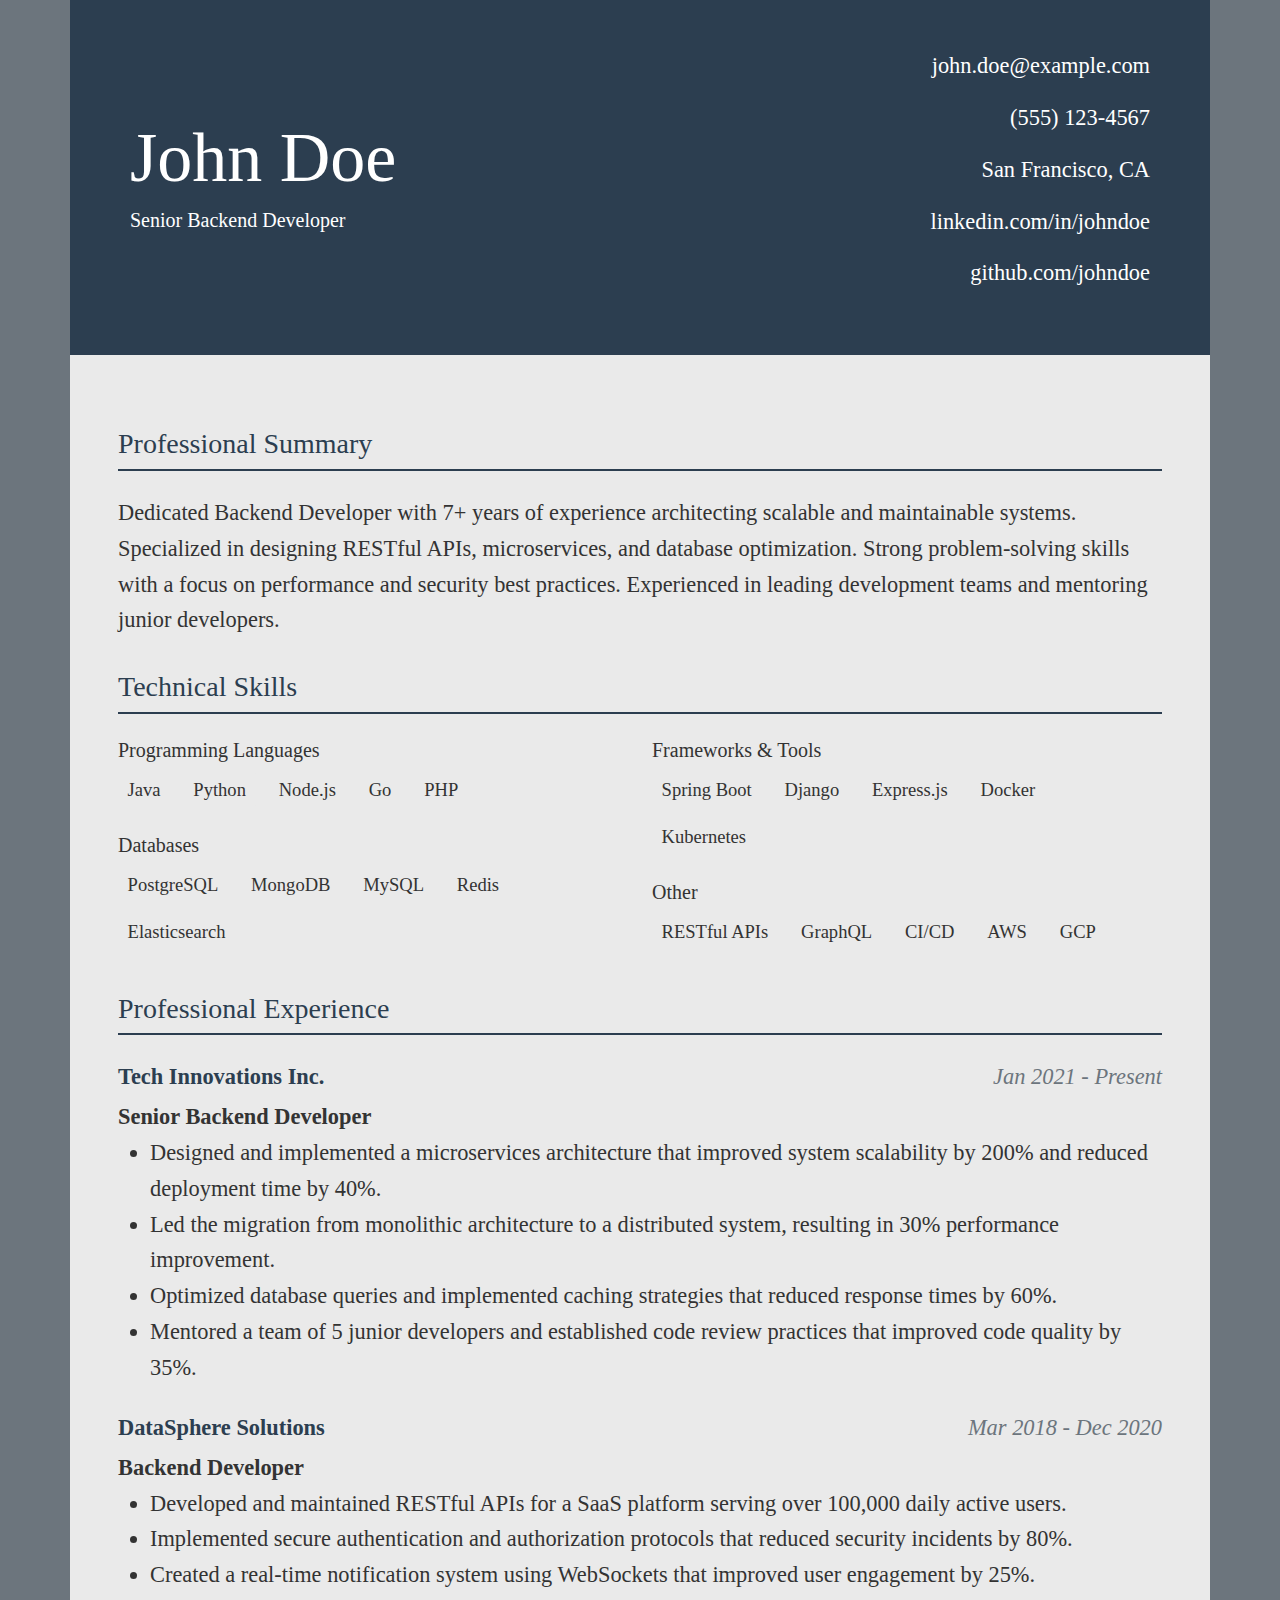
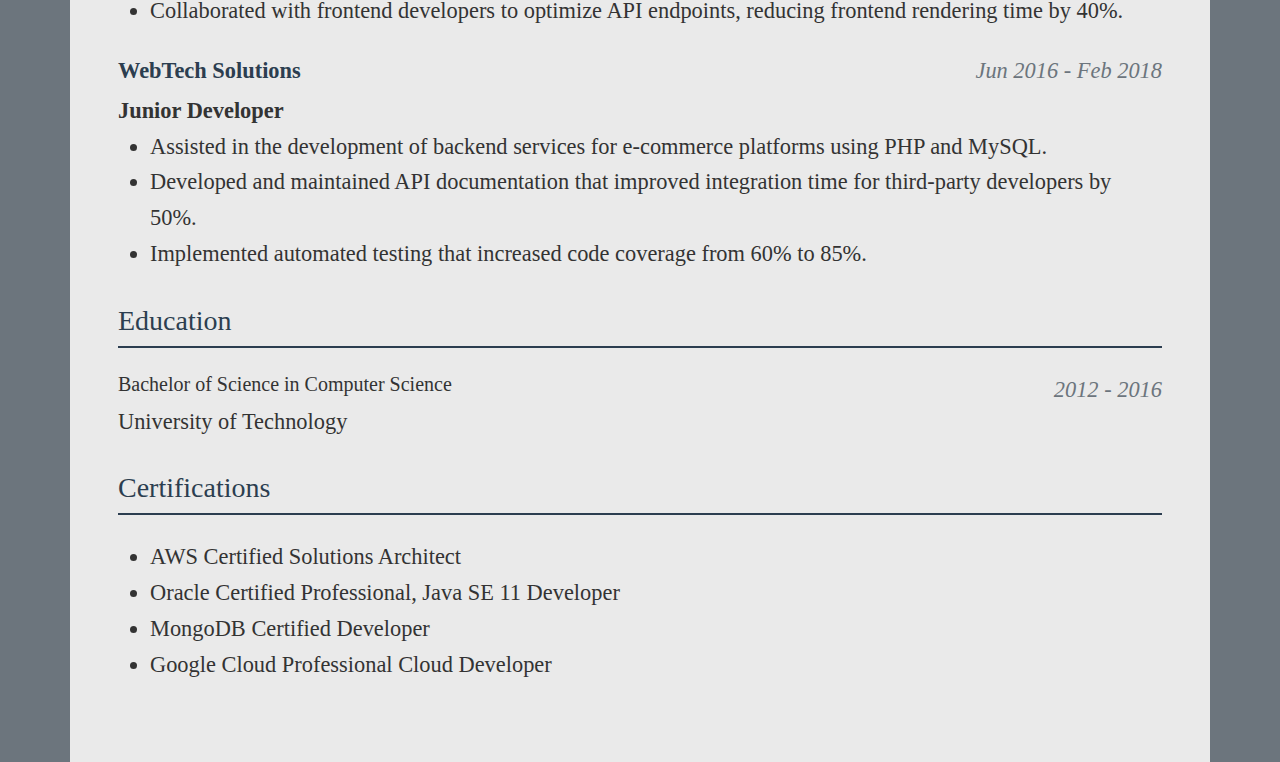
<file: 4/index.html>
<!DOCTYPE html>
<html lang="en">
<head>
    <meta charset="UTF-8">
    <meta name="viewport" content="width=device-width, initial-scale=1.0">
    <title>John Doe - Backend Developer</title>
    <link href="https://cdnjs.cloudflare.com/ajax/libs/bootstrap/5.3.0/css/bootstrap.min.css" rel="stylesheet">
    <style>
        body {
            font: 1.4em "Times New Roman";
            color: #333;
            line-height: 1.6;
            background-color:#6c757d;
        }
        .resume-header {
            background-color: #2c3e50;
            color: white;
            padding: 2rem 0;
        }
        .section-title {
            border-bottom: 2px solid #2c3e50;
            padding-bottom: 0.5rem;
            margin-bottom: 1.5rem;
            color: #2c3e50;
        }
        .skill-tag {
            background-color: #eaeaea;
            border-radius: 4px;
            padding: 0.3rem 0.6rem;
            margin-right: 0.5rem;
            margin-bottom: 0.5rem;
            display: inline-block;
            font-size: 1.16rem;
        }
        .company-name {
            font-weight: 600;
            color: #2c3e50;
        }
        .job-title {
            font-weight: 600;
        }
        .job-duration {
            color: #6c757d;
            font-style: italic;
        }
        .contact-info i {
            width: 20px;
            text-align: center;
            margin-right: 8px;
        }
        .resume-section {
            margin-bottom: 2rem;
        }
        .display-4 {
            font-size: 70px;
        }
    </style>
</head>
<body class="">
    <div class="container p-0" style="background-color: #eaeaea;">
        <!-- Header -->
        <header class="resume-header p-5">
            <div class="container">
                <div class="row align-items-center">
                    <div class="col-md-8">
                        <h1 class="display-4">John Doe</h1>
                        <h2 class="lead">Senior Backend Developer</h2>
                    </div>
                    <div class="col-md-4">
                        <div class="contact-info text-md-end text-sm-start mt-3 mt-md-0">
                            <p><i class="bi bi-envelope"></i> john.doe@example.com</p>
                            <p><i class="bi bi-phone"></i> (555) 123-4567</p>
                            <p><i class="bi bi-geo-alt"></i> San Francisco, CA</p>
                            <p><i class="bi bi-linkedin"></i> linkedin.com/in/johndoe</p>
                            <p><i class="bi bi-github"></i> github.com/johndoe</p>
                        </div>
                    </div>
                </div>
            </div>
        </header>

        <!-- Main Content -->
        <main class="container p-5 mt-4">
            <!-- Summary Section -->
            <section class="resume-section">
                <h3 class="section-title">Professional Summary</h3>
                <p>Dedicated Backend Developer with 7+ years of experience architecting scalable and maintainable systems. Specialized in designing RESTful APIs, microservices, and database optimization. Strong problem-solving skills with a focus on performance and security best practices. Experienced in leading development teams and mentoring junior developers.</p>
            </section>

            <!-- Skills Section -->
            <section class="resume-section">
                <h3 class="section-title">Technical Skills</h3>
                <div class="row">
                    <div class="col-md-6">
                        <h5>Programming Languages</h5>
                        <div>
                            <span class="skill-tag">Java</span>
                            <span class="skill-tag">Python</span>
                            <span class="skill-tag">Node.js</span>
                            <span class="skill-tag">Go</span>
                            <span class="skill-tag">PHP</span>
                        </div>
                        
                        <h5 class="mt-3">Databases</h5>
                        <div>
                            <span class="skill-tag">PostgreSQL</span>
                            <span class="skill-tag">MongoDB</span>
                            <span class="skill-tag">MySQL</span>
                            <span class="skill-tag">Redis</span>
                            <span class="skill-tag">Elasticsearch</span>
                        </div>
                    </div>
                    <div class="col-md-6">
                        <h5>Frameworks & Tools</h5>
                        <div>
                            <span class="skill-tag">Spring Boot</span>
                            <span class="skill-tag">Django</span>
                            <span class="skill-tag">Express.js</span>
                            <span class="skill-tag">Docker</span>
                            <span class="skill-tag">Kubernetes</span>
                        </div>
                        
                        <h5 class="mt-3">Other</h5>
                        <div>
                            <span class="skill-tag">RESTful APIs</span>
                            <span class="skill-tag">GraphQL</span>
                            <span class="skill-tag">CI/CD</span>
                            <span class="skill-tag">AWS</span>
                            <span class="skill-tag">GCP</span>
                        </div>
                    </div>
                </div>
            </section>

            <!-- Experience Section -->
            <section class="resume-section">
                <h3 class="section-title">Professional Experience</h3>
                
                <!-- Job 1 -->
                <div class="mb-4">
                    <div class="d-flex justify-content-between mb-1">
                        <span class="company-name">Tech Innovations Inc.</span>
                        <span class="job-duration">Jan 2021 - Present</span>
                    </div>
                    <div class="job-title">Senior Backend Developer</div>
                    <ul>
                        <li>Designed and implemented a microservices architecture that improved system scalability by 200% and reduced deployment time by 40%.</li>
                        <li>Led the migration from monolithic architecture to a distributed system, resulting in 30% performance improvement.</li>
                        <li>Optimized database queries and implemented caching strategies that reduced response times by 60%.</li>
                        <li>Mentored a team of 5 junior developers and established code review practices that improved code quality by 35%.</li>
                    </ul>
                </div>
                
                <!-- Job 2 -->
                <div class="mb-4">
                    <div class="d-flex justify-content-between mb-1">
                        <span class="company-name">DataSphere Solutions</span>
                        <span class="job-duration">Mar 2018 - Dec 2020</span>
                    </div>
                    <div class="job-title">Backend Developer</div>
                    <ul>
                        <li>Developed and maintained RESTful APIs for a SaaS platform serving over 100,000 daily active users.</li>
                        <li>Implemented secure authentication and authorization protocols that reduced security incidents by 80%.</li>
                        <li>Created a real-time notification system using WebSockets that improved user engagement by 25%.</li>
                        <li>Collaborated with frontend developers to optimize API endpoints, reducing frontend rendering time by 40%.</li>
                    </ul>
                </div>
                
                <!-- Job 3 -->
                <div>
                    <div class="d-flex justify-content-between mb-1">
                        <span class="company-name">WebTech Solutions</span>
                        <span class="job-duration">Jun 2016 - Feb 2018</span>
                    </div>
                    <div class="job-title">Junior Developer</div>
                    <ul>
                        <li>Assisted in the development of backend services for e-commerce platforms using PHP and MySQL.</li>
                        <li>Developed and maintained API documentation that improved integration time for third-party developers by 50%.</li>
                        <li>Implemented automated testing that increased code coverage from 60% to 85%.</li>
                    </ul>
                </div>
            </section>

            <!-- Education Section -->
            <section class="resume-section">
                <h3 class="section-title">Education</h3>
                <div class="d-flex justify-content-between">
                    <div>
                        <h5>Bachelor of Science in Computer Science</h5>
                        <div>University of Technology</div>
                    </div>
                    <div class="job-duration">2012 - 2016</div>
                </div>
            </section>

            <!-- Certifications Section -->
            <section class="resume-section">
                <h3 class="section-title">Certifications</h3>
                <ul>
                    <li>AWS Certified Solutions Architect</li>
                    <li>Oracle Certified Professional, Java SE 11 Developer</li>
                    <li>MongoDB Certified Developer</li>
                    <li>Google Cloud Professional Cloud Developer</li>
                </ul>
            </section>
        </main>
    </div>

    <script src="https://cdnjs.cloudflare.com/ajax/libs/bootstrap/5.3.0/js/bootstrap.bundle.min.js"></script>
</body>
</html>
</file>
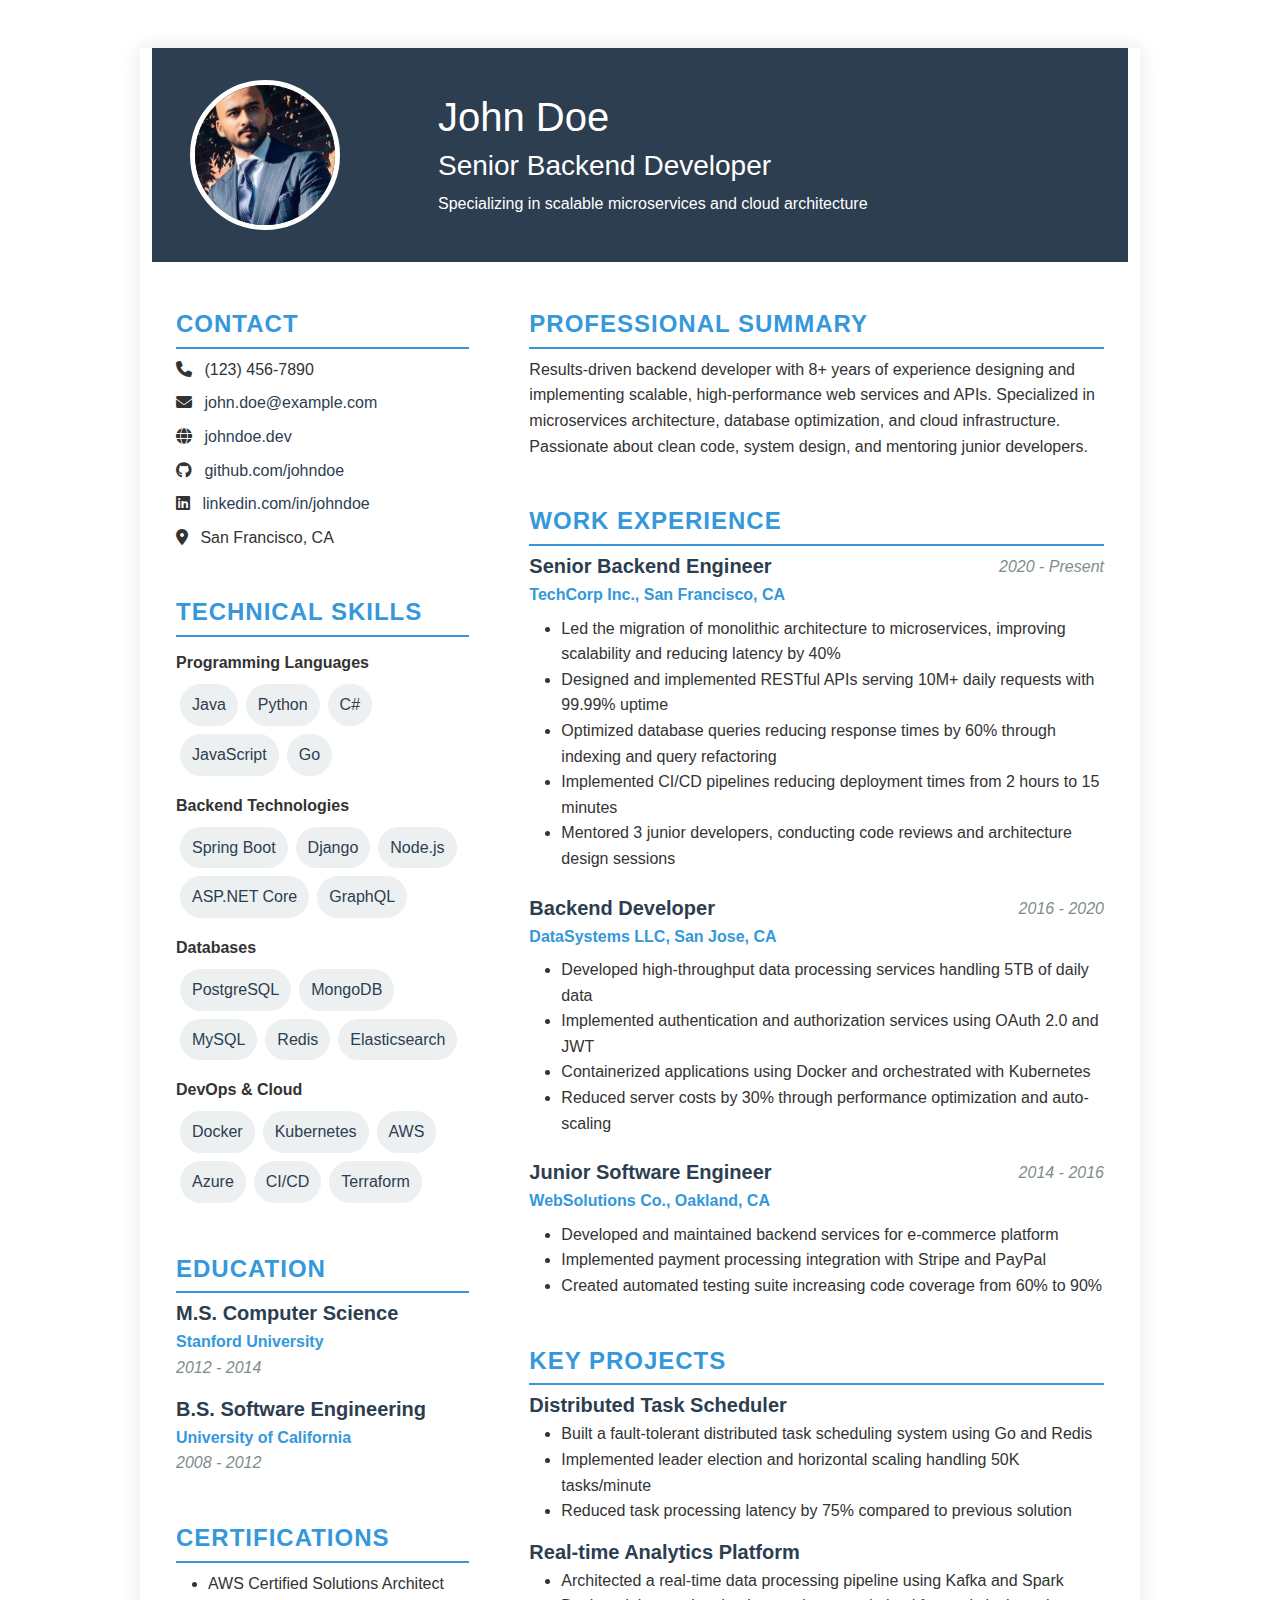
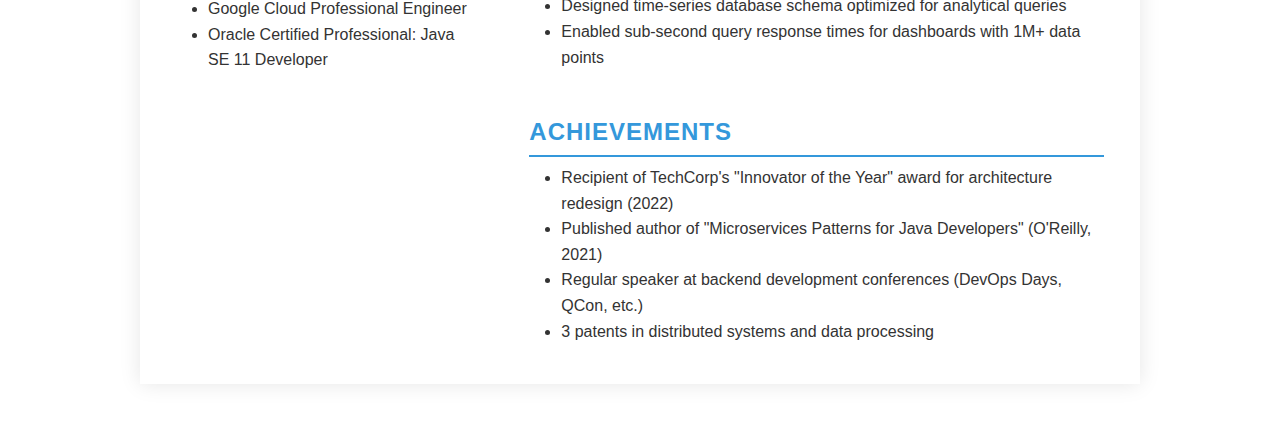
<file: 6/index.html>
<!DOCTYPE html>
<html lang="en">
<head>
    <meta charset="UTF-8">
    <meta name="viewport" content="width=device-width, initial-scale=1.0">
    <title>John Doe - Backend Developer Resume</title>
    <!-- Bootstrap CSS -->
    <link href="https://cdn.jsdelivr.net/npm/bootstrap@5.3.0/dist/css/bootstrap.min.css" rel="stylesheet">
    <!-- Font Awesome -->
    <link rel="stylesheet" href="https://cdnjs.cloudflare.com/ajax/libs/font-awesome/6.4.0/css/all.min.css">
    <style>
        :root {
            --primary-color: #2c3e50;
            --secondary-color: #3498db;
            --light-color: #ecf0f1;
            --dark-color: #2c3e50;
        }
        
        body {
            font-family: 'Segoe UI', Tahoma, Geneva, Verdana, sans-serif;
            line-height: 1.6;
            color: #333;
        }
        
        .resume-container {
            max-width: 1000px;
            box-shadow: 0 0 20px rgba(0, 0, 0, 0.1);
        }
        
        .header {
            background-color: var(--primary-color);
            color: white;
            padding: 2rem 0;
        }
        
        .profile-img {
            width: 150px;
            height: 150px;
            object-fit: cover;
            border: 5px solid white;
        }
        
        .section-title {
            color: var(--secondary-color);
            border-bottom: 2px solid var(--secondary-color);
            padding-bottom: 0.5rem;
            text-transform: uppercase;
            font-weight: 700;
            letter-spacing: 1px;
        }
        
        .contact-info a {
            color: var(--dark-color);
            text-decoration: none;
        }
        
        .contact-info a:hover {
            color: var(--secondary-color);
        }
        
        .skill-badge {
            background-color: var(--light-color);
            color: var(--dark-color);
            font-weight: 500;
            margin: 0.25rem;
            padding: 0.5rem 0.75rem;
        }
        
        .job-title {
            font-weight: 600;
            color: var(--primary-color);
        }
        
        .company {
            font-weight: 600;
            color: var(--secondary-color);
        }
        
        .date {
            color: #7f8c8d;
            font-style: italic;
        }
        
        .education-degree {
            font-weight: 600;
            color: var(--primary-color);
        }
        
        .education-institution {
            font-weight: 600;
            color: var(--secondary-color);
        }
    </style>
</head>
<body>
    <div class="container resume-container my-5">
        <!-- Header Section -->
        <div class="header text-center mb-4">
            <div class="row align-items-center">
                <div class="col-md-3">
                    <img src="profile.jpg" alt="Profile Photo" class="profile-img rounded-circle">
                </div>
                <div class="col-md-9 text-md-start ps-md-5 mt-3 mt-md-0">
                    <h1>John Doe</h1>
                    <h3>Senior Backend Developer</h3>
                    <p class="mb-0">Specializing in scalable microservices and cloud architecture</p>
                </div>
            </div>
        </div>
        
        <div class="row p-4">
            <!-- Left Column -->
            <div class="col-md-4">
                <!-- Contact Info -->
                <div class="mb-5">
                    <h4 class="section-title">Contact</h4>
                    <ul class="list-unstyled contact-info">
                        <li class="mb-2"><i class="fas fa-phone me-2"></i> (123) 456-7890</li>
                        <li class="mb-2"><i class="fas fa-envelope me-2"></i> <a href="mailto:john.doe@example.com">john.doe@example.com</a></li>
                        <li class="mb-2"><i class="fas fa-globe me-2"></i> <a href="https://johndoe.dev" target="_blank">johndoe.dev</a></li>
                        <li class="mb-2"><i class="fab fa-github me-2"></i> <a href="https://github.com/johndoe" target="_blank">github.com/johndoe</a></li>
                        <li class="mb-2"><i class="fab fa-linkedin me-2"></i> <a href="https://linkedin.com/in/johndoe" target="_blank">linkedin.com/in/johndoe</a></li>
                        <li><i class="fas fa-map-marker-alt me-2"></i> San Francisco, CA</li>
                    </ul>
                </div>
                
                <!-- Skills -->
                <div class="mb-5">
                    <h4 class="section-title">Technical Skills</h4>
                    <h6 class="mt-3 mb-2 fw-bold">Programming Languages</h6>
                    <div class="d-flex flex-wrap">
                        <span class="skill-badge rounded-pill">Java</span>
                        <span class="skill-badge rounded-pill">Python</span>
                        <span class="skill-badge rounded-pill">C#</span>
                        <span class="skill-badge rounded-pill">JavaScript</span>
                        <span class="skill-badge rounded-pill">Go</span>
                    </div>
                    
                    <h6 class="mt-3 mb-2 fw-bold">Backend Technologies</h6>
                    <div class="d-flex flex-wrap">
                        <span class="skill-badge rounded-pill">Spring Boot</span>
                        <span class="skill-badge rounded-pill">Django</span>
                        <span class="skill-badge rounded-pill">Node.js</span>
                        <span class="skill-badge rounded-pill">ASP.NET Core</span>
                        <span class="skill-badge rounded-pill">GraphQL</span>
                    </div>
                    
                    <h6 class="mt-3 mb-2 fw-bold">Databases</h6>
                    <div class="d-flex flex-wrap">
                        <span class="skill-badge rounded-pill">PostgreSQL</span>
                        <span class="skill-badge rounded-pill">MongoDB</span>
                        <span class="skill-badge rounded-pill">MySQL</span>
                        <span class="skill-badge rounded-pill">Redis</span>
                        <span class="skill-badge rounded-pill">Elasticsearch</span>
                    </div>
                    
                    <h6 class="mt-3 mb-2 fw-bold">DevOps & Cloud</h6>
                    <div class="d-flex flex-wrap">
                        <span class="skill-badge rounded-pill">Docker</span>
                        <span class="skill-badge rounded-pill">Kubernetes</span>
                        <span class="skill-badge rounded-pill">AWS</span>
                        <span class="skill-badge rounded-pill">Azure</span>
                        <span class="skill-badge rounded-pill">CI/CD</span>
                        <span class="skill-badge rounded-pill">Terraform</span>
                    </div>
                </div>
                
                <!-- Education -->
                <div class="mb-5">
                    <h4 class="section-title">Education</h4>
                    <div class="mb-3">
                        <h5 class="education-degree mb-1">M.S. Computer Science</h5>
                        <div class="education-institution">Stanford University</div>
                        <div class="date">2012 - 2014</div>
                    </div>
                    <div>
                        <h5 class="education-degree mb-1">B.S. Software Engineering</h5>
                        <div class="education-institution">University of California</div>
                        <div class="date">2008 - 2012</div>
                    </div>
                </div>
                
                <!-- Certifications -->
                <div class="mb-5">
                    <h4 class="section-title">Certifications</h4>
                    <ul>
                        <li>AWS Certified Solutions Architect</li>
                        <li>Google Cloud Professional Engineer</li>
                        <li>Oracle Certified Professional: Java SE 11 Developer</li>
                    </ul>
                </div>
            </div>
            
            <!-- Right Column -->
            <div class="col-md-8 ps-md-5">
                <!-- Professional Summary -->
                <div class="mb-5">
                    <h4 class="section-title">Professional Summary</h4>
                    <p>Results-driven backend developer with 8+ years of experience designing and implementing scalable, high-performance web services and APIs. Specialized in microservices architecture, database optimization, and cloud infrastructure. Passionate about clean code, system design, and mentoring junior developers.</p>
                </div>
                
                <!-- Experience -->
                <div class="mb-5">
                    <h4 class="section-title">Work Experience</h4>
                    
                    <div class="mb-4">
                        <div class="d-flex justify-content-between">
                            <h5 class="job-title mb-1">Senior Backend Engineer</h5>
                            <div class="date">2020 - Present</div>
                        </div>
                        <div class="company mb-2">TechCorp Inc., San Francisco, CA</div>
                        <ul>
                            <li>Led the migration of monolithic architecture to microservices, improving scalability and reducing latency by 40%</li>
                            <li>Designed and implemented RESTful APIs serving 10M+ daily requests with 99.99% uptime</li>
                            <li>Optimized database queries reducing response times by 60% through indexing and query refactoring</li>
                            <li>Implemented CI/CD pipelines reducing deployment times from 2 hours to 15 minutes</li>
                            <li>Mentored 3 junior developers, conducting code reviews and architecture design sessions</li>
                        </ul>
                    </div>
                    
                    <div class="mb-4">
                        <div class="d-flex justify-content-between">
                            <h5 class="job-title mb-1">Backend Developer</h5>
                            <div class="date">2016 - 2020</div>
                        </div>
                        <div class="company mb-2">DataSystems LLC, San Jose, CA</div>
                        <ul>
                            <li>Developed high-throughput data processing services handling 5TB of daily data</li>
                            <li>Implemented authentication and authorization services using OAuth 2.0 and JWT</li>
                            <li>Containerized applications using Docker and orchestrated with Kubernetes</li>
                            <li>Reduced server costs by 30% through performance optimization and auto-scaling</li>
                        </ul>
                    </div>
                    
                    <div class="mb-4">
                        <div class="d-flex justify-content-between">
                            <h5 class="job-title mb-1">Junior Software Engineer</h5>
                            <div class="date">2014 - 2016</div>
                        </div>
                        <div class="company mb-2">WebSolutions Co., Oakland, CA</div>
                        <ul>
                            <li>Developed and maintained backend services for e-commerce platform</li>
                            <li>Implemented payment processing integration with Stripe and PayPal</li>
                            <li>Created automated testing suite increasing code coverage from 60% to 90%</li>
                        </ul>
                    </div>
                </div>
                
                <!-- Projects -->
                <div class="mb-5">
                    <h4 class="section-title">Key Projects</h4>
                    
                    <div class="mb-3">
                        <h5 class="job-title mb-1">Distributed Task Scheduler</h5>
                        <ul>
                            <li>Built a fault-tolerant distributed task scheduling system using Go and Redis</li>
                            <li>Implemented leader election and horizontal scaling handling 50K tasks/minute</li>
                            <li>Reduced task processing latency by 75% compared to previous solution</li>
                        </ul>
                    </div>
                    
                    <div class="mb-3">
                        <h5 class="job-title mb-1">Real-time Analytics Platform</h5>
                        <ul>
                            <li>Architected a real-time data processing pipeline using Kafka and Spark</li>
                            <li>Designed time-series database schema optimized for analytical queries</li>
                            <li>Enabled sub-second query response times for dashboards with 1M+ data points</li>
                        </ul>
                    </div>
                </div>
                
                <!-- Achievements -->
                <div>
                    <h4 class="section-title">Achievements</h4>
                    <ul>
                        <li>Recipient of TechCorp's "Innovator of the Year" award for architecture redesign (2022)</li>
                        <li>Published author of "Microservices Patterns for Java Developers" (O'Reilly, 2021)</li>
                        <li>Regular speaker at backend development conferences (DevOps Days, QCon, etc.)</li>
                        <li>3 patents in distributed systems and data processing</li>
                    </ul>
                </div>
            </div>
        </div>
    </div>

    <!-- Bootstrap JS Bundle with Popper -->
    <script src="https://cdn.jsdelivr.net/npm/bootstrap@5.3.0/dist/js/bootstrap.bundle.min.js"></script>
</body>
</html>
</file>
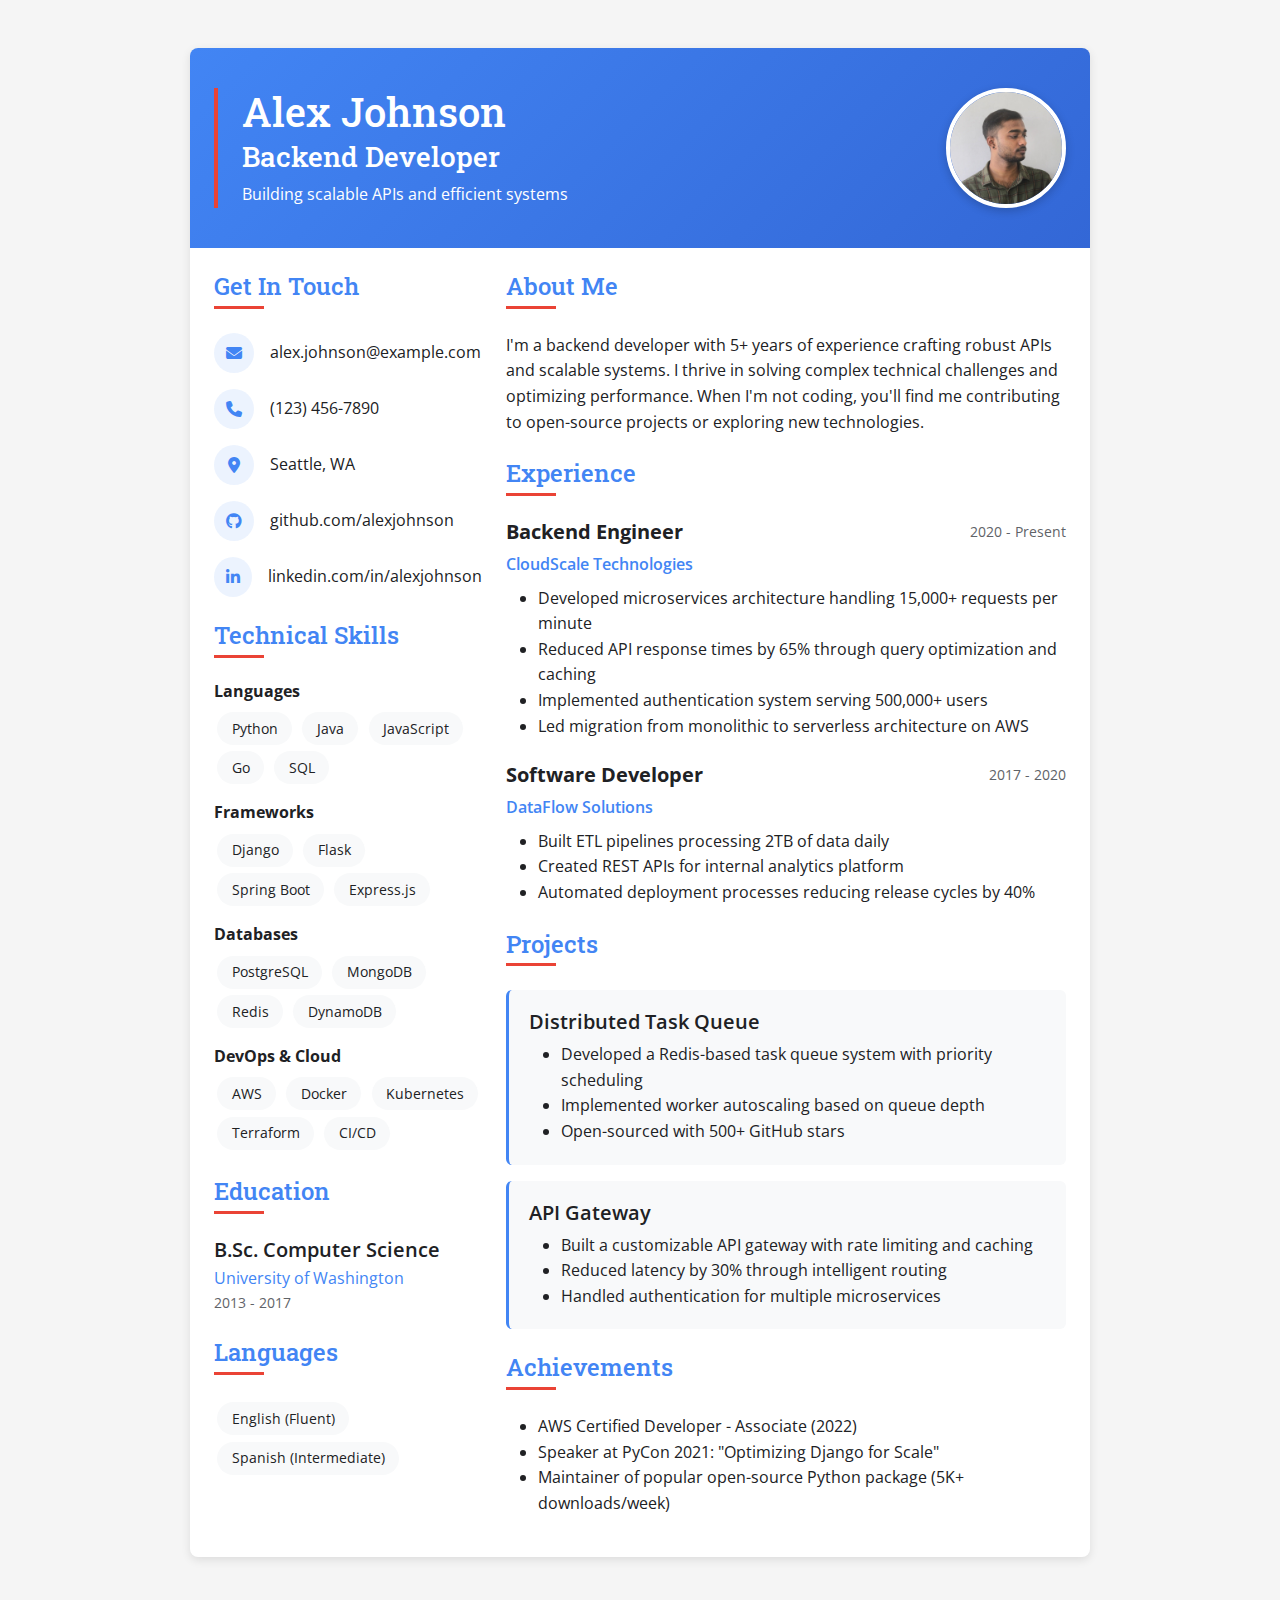
<file: 7/index.html>
<!DOCTYPE html>
<html lang="en">
<head>
    <meta charset="UTF-8">
    <meta name="viewport" content="width=device-width, initial-scale=1.0">
    <title>Alex Johnson - Backend Developer Resume</title>
    <!-- Bootstrap CSS -->
    <link href="https://cdn.jsdelivr.net/npm/bootstrap@5.3.0/dist/css/bootstrap.min.css" rel="stylesheet">
    <!-- Google Fonts -->
    <link href="https://fonts.googleapis.com/css2?family=Open+Sans:wght@400;600;700&family=Roboto+Slab:wght@400;700&display=swap" rel="stylesheet">
    <!-- Font Awesome -->
    <link rel="stylesheet" href="https://cdnjs.cloudflare.com/ajax/libs/font-awesome/6.4.0/css/all.min.css">
    <style>
        :root {
            --primary-color: #4285F4;
            --secondary-color: #34A853;
            --accent-color: #EA4335;
            --light-bg: #F8F9FA;
            --dark-text: #202124;
            --light-text: #5F6368;
        }
        
        body {
            font-family: 'Open Sans', sans-serif;
            color: var(--dark-text);
            line-height: 1.6;
            background-color: #f5f5f5;
        }
        
        .resume-wrapper {
            max-width: 900px;
            background: white;
            box-shadow: 0 3px 10px rgba(0,0,0,0.1);
            border-radius: 8px;
            overflow: hidden;
        }
        
        h1, h2, h3, h4 {
            font-family: 'Roboto Slab', serif;
        }
        
        .header {
            background: linear-gradient(135deg, var(--primary-color), #3367D6);
            color: white;
            padding: 2.5rem 0;
        }
        
        .name-title {
            border-left: 4px solid var(--accent-color);
            padding-left: 1.5rem;
        }
        
        .profile-img {
            width: 120px;
            height: 120px;
            object-fit: cover;
            border: 4px solid white;
            box-shadow: 0 3px 10px rgba(0,0,0,0.2);
        }
        
        .section-title {
            color: var(--primary-color);
            position: relative;
            padding-bottom: 0.5rem;
            margin-bottom: 1.5rem;
        }
        
        .section-title:after {
            content: '';
            position: absolute;
            bottom: 0;
            left: 0;
            width: 50px;
            height: 3px;
            background-color: var(--accent-color);
        }
        
        .contact-info a {
            color: var(--dark-text);
            text-decoration: none;
            transition: color 0.3s;
        }
        
        .contact-info a:hover {
            color: var(--primary-color);
        }
        
        .skill-pill {
            background-color: var(--light-bg);
            color: var(--dark-text);
            border-radius: 20px;
            padding: 0.35rem 0.9rem;
            margin: 0.2rem;
            display: inline-block;
            font-size: 0.85rem;
        }
        
        .job-title {
            font-weight: 700;
            color: var(--dark-text);
        }
        
        .company {
            color: var(--primary-color);
            font-weight: 600;
        }
        
        .date {
            color: var(--light-text);
            font-size: 0.9rem;
        }
        
        .education-degree {
            font-weight: 600;
        }
        
        .education-institution {
            color: var(--primary-color);
        }
        
        .project-card {
            background: var(--light-bg);
            border-radius: 6px;
            padding: 1.25rem;
            margin-bottom: 1rem;
            border-left: 3px solid var(--primary-color);
        }
        
        .project-title {
            color: var(--dark-text);
            font-weight: 600;
        }
        
        .icon-box {
            width: 40px;
            height: 40px;
            background-color: rgba(66, 133, 244, 0.1);
            border-radius: 50%;
            display: flex;
            align-items: center;
            justify-content: center;
            color: var(--primary-color);
            margin-right: 1rem;
        }
    </style>
</head>
<body class="py-5">
    <div class="container">
        <div class="resume-wrapper mx-auto">
            <!-- Header Section -->
            <div class="header px-4">
                <div class="row align-items-center">
                    <div class="col-md-8">
                        <div class="name-title">
                            <h1 class="mb-1">Alex Johnson</h1>
                            <h3 class="mb-0">Backend Developer</h3>
                            <p class="mb-0 mt-2">Building scalable APIs and efficient systems</p>
                        </div>
                    </div>
                    <div class="col-md-4 text-md-end mt-3 mt-md-0">
                        <img src="pic.jpg" alt="Profile Photo" class="profile-img rounded-circle">
                    </div>
                </div>
            </div>
            
            <div class="row g-4 p-4">
                <!-- Left Column -->
                <div class="col-lg-4">
                    <!-- Contact Info -->
                    <div class="mb-4">
                        <h4 class="section-title">Get In Touch</h4>
                        <ul class="list-unstyled contact-info">
                            <li class="mb-3 d-flex align-items-center">
                                <div class="icon-box">
                                    <i class="fas fa-envelope"></i>
                                </div>
                                <a href="mailto:alex.johnson@example.com">alex.johnson@example.com</a>
                            </li>
                            <li class="mb-3 d-flex align-items-center">
                                <div class="icon-box">
                                    <i class="fas fa-phone"></i>
                                </div>
                                <a href="tel:+11234567890">(123) 456-7890</a>
                            </li>
                            <li class="mb-3 d-flex align-items-center">
                                <div class="icon-box">
                                    <i class="fas fa-map-marker-alt"></i>
                                </div>
                                <span>Seattle, WA</span>
                            </li>
                            <li class="mb-3 d-flex align-items-center">
                                <div class="icon-box">
                                    <i class="fab fa-github"></i>
                                </div>
                                <a href="https://github.com/alexjohnson" target="_blank">github.com/alexjohnson</a>
                            </li>
                            <li class="d-flex align-items-center">
                                <div class="icon-box">
                                    <i class="fab fa-linkedin-in"></i>
                                </div>
                                <a href="https://linkedin.com/in/alexjohnson" target="_blank">linkedin.com/in/alexjohnson</a>
                            </li>
                        </ul>
                    </div>
                    
                    <!-- Skills -->
                    <div class="mb-4">
                        <h4 class="section-title">Technical Skills</h4>
                        <div class="mb-3">
                            <h6 class="fw-bold mb-2">Languages</h6>
                            <div>
                                <span class="skill-pill">Python</span>
                                <span class="skill-pill">Java</span>
                                <span class="skill-pill">JavaScript</span>
                                <span class="skill-pill">Go</span>
                                <span class="skill-pill">SQL</span>
                            </div>
                        </div>
                        
                        <div class="mb-3">
                            <h6 class="fw-bold mb-2">Frameworks</h6>
                            <div>
                                <span class="skill-pill">Django</span>
                                <span class="skill-pill">Flask</span>
                                <span class="skill-pill">Spring Boot</span>
                                <span class="skill-pill">Express.js</span>
                            </div>
                        </div>
                        
                        <div class="mb-3">
                            <h6 class="fw-bold mb-2">Databases</h6>
                            <div>
                                <span class="skill-pill">PostgreSQL</span>
                                <span class="skill-pill">MongoDB</span>
                                <span class="skill-pill">Redis</span>
                                <span class="skill-pill">DynamoDB</span>
                            </div>
                        </div>
                        
                        <div>
                            <h6 class="fw-bold mb-2">DevOps & Cloud</h6>
                            <div>
                                <span class="skill-pill">AWS</span>
                                <span class="skill-pill">Docker</span>
                                <span class="skill-pill">Kubernetes</span>
                                <span class="skill-pill">Terraform</span>
                                <span class="skill-pill">CI/CD</span>
                            </div>
                        </div>
                    </div>
                    
                    <!-- Education -->
                    <div class="mb-4">
                        <h4 class="section-title">Education</h4>
                        <div class="mb-3">
                            <h5 class="education-degree mb-1">B.Sc. Computer Science</h5>
                            <div class="education-institution">University of Washington</div>
                            <div class="date">2013 - 2017</div>
                        </div>
                    </div>
                    
                    <!-- Languages -->
                    <div>
                        <h4 class="section-title">Languages</h4>
                        <div class="d-flex flex-wrap">
                            <span class="skill-pill">English (Fluent)</span>
                            <span class="skill-pill">Spanish (Intermediate)</span>
                        </div>
                    </div>
                </div>
                
                <!-- Right Column -->
                <div class="col-lg-8">
                    <!-- About -->
                    <div class="mb-4">
                        <h4 class="section-title">About Me</h4>
                        <p>I'm a backend developer with 5+ years of experience crafting robust APIs and scalable systems. I thrive in solving complex technical challenges and optimizing performance. When I'm not coding, you'll find me contributing to open-source projects or exploring new technologies.</p>
                    </div>
                    
                    <!-- Experience -->
                    <div class="mb-4">
                        <h4 class="section-title">Experience</h4>
                        
                        <div class="mb-4">
                            <div class="d-flex justify-content-between">
                                <h5 class="job-title">Backend Engineer</h5>
                                <div class="date">2020 - Present</div>
                            </div>
                            <div class="company mb-2">CloudScale Technologies</div>
                            <ul>
                                <li>Developed microservices architecture handling 15,000+ requests per minute</li>
                                <li>Reduced API response times by 65% through query optimization and caching</li>
                                <li>Implemented authentication system serving 500,000+ users</li>
                                <li>Led migration from monolithic to serverless architecture on AWS</li>
                            </ul>
                        </div>
                        
                        <div class="mb-4">
                            <div class="d-flex justify-content-between">
                                <h5 class="job-title">Software Developer</h5>
                                <div class="date">2017 - 2020</div>
                            </div>
                            <div class="company mb-2">DataFlow Solutions</div>
                            <ul>
                                <li>Built ETL pipelines processing 2TB of data daily</li>
                                <li>Created REST APIs for internal analytics platform</li>
                                <li>Automated deployment processes reducing release cycles by 40%</li>
                            </ul>
                        </div>
                    </div>
                    
                    <!-- Projects -->
                    <div class="mb-4">
                        <h4 class="section-title">Projects</h4>
                        
                        <div class="project-card">
                            <h5 class="project-title mb-2">Distributed Task Queue</h5>
                            <ul class="mb-0">
                                <li>Developed a Redis-based task queue system with priority scheduling</li>
                                <li>Implemented worker autoscaling based on queue depth</li>
                                <li>Open-sourced with 500+ GitHub stars</li>
                            </ul>
                        </div>
                        
                        <div class="project-card">
                            <h5 class="project-title mb-2">API Gateway</h5>
                            <ul class="mb-0">
                                <li>Built a customizable API gateway with rate limiting and caching</li>
                                <li>Reduced latency by 30% through intelligent routing</li>
                                <li>Handled authentication for multiple microservices</li>
                            </ul>
                        </div>
                    </div>
                    
                    <!-- Achievements -->
                    <div>
                        <h4 class="section-title">Achievements</h4>
                        <ul>
                            <li>AWS Certified Developer - Associate (2022)</li>
                            <li>Speaker at PyCon 2021: "Optimizing Django for Scale"</li>
                            <li>Maintainer of popular open-source Python package (5K+ downloads/week)</li>
                        </ul>
                    </div>
                </div>
            </div>
        </div>
    </div>

    <!-- Bootstrap JS Bundle with Popper -->
    <script src="https://cdn.jsdelivr.net/npm/bootstrap@5.3.0/dist/js/bootstrap.bundle.min.js"></script>
</body>
</html>
</file>
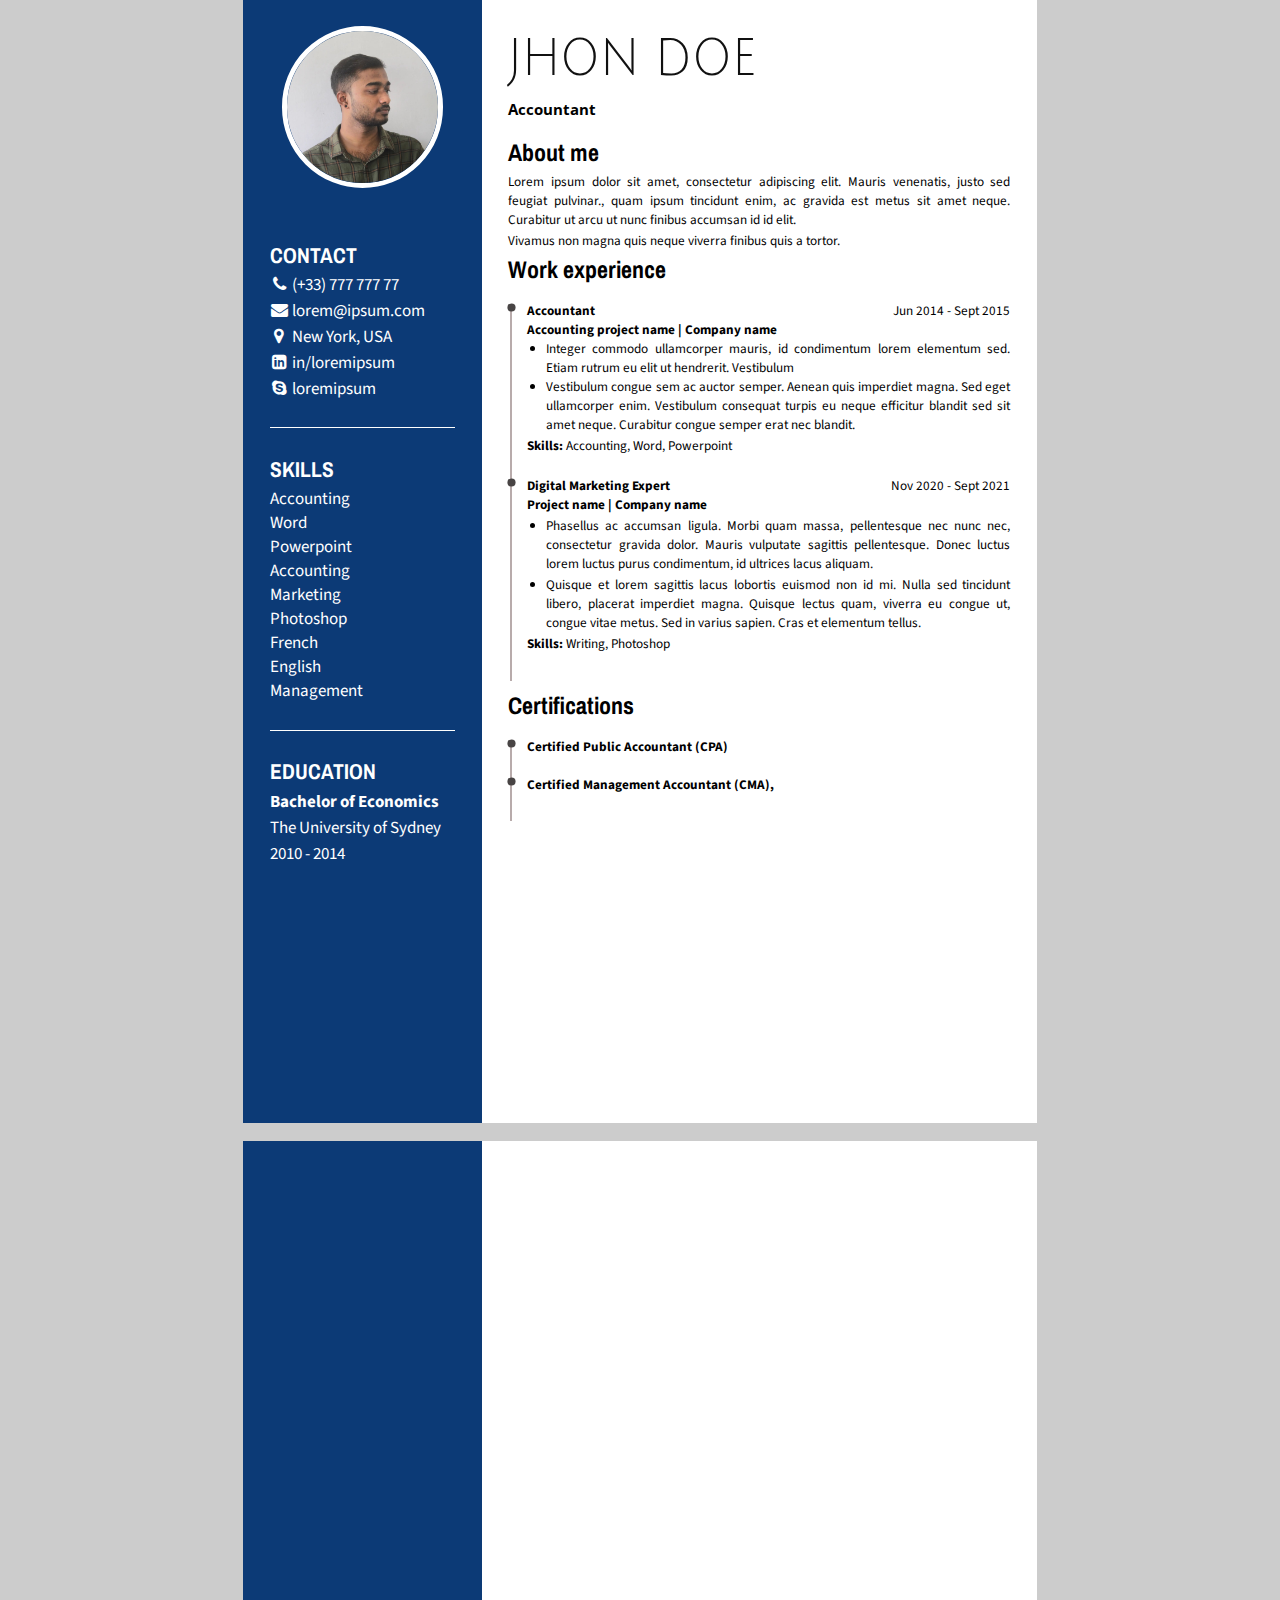
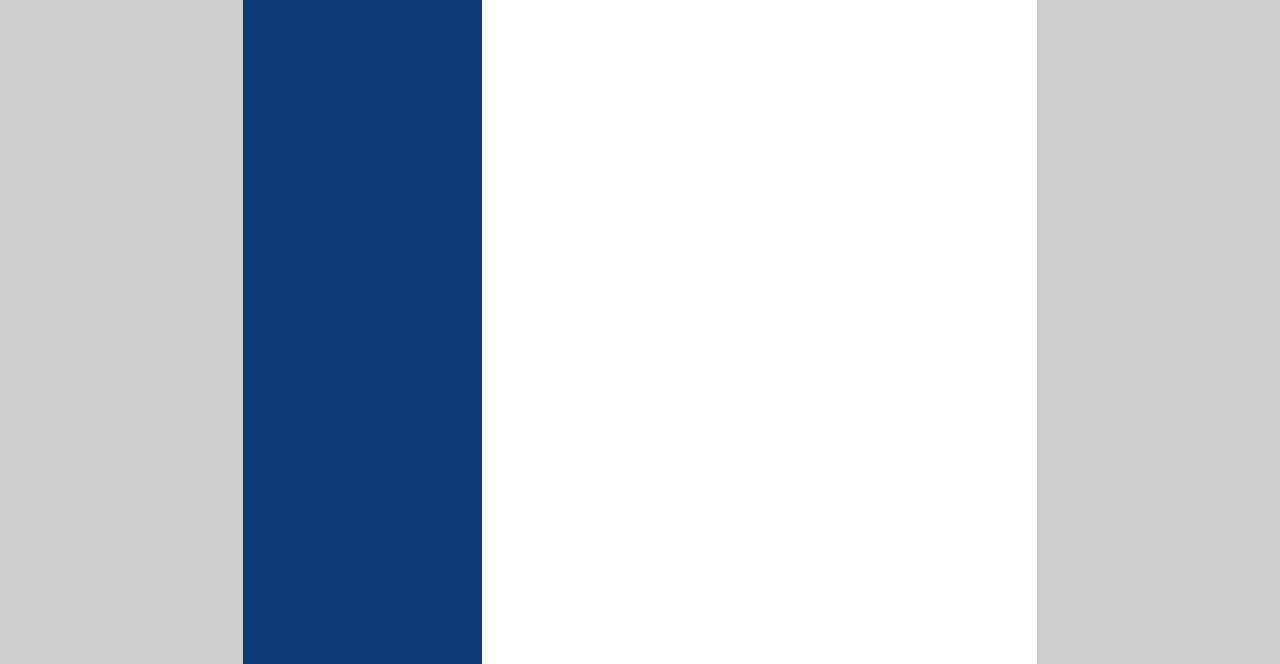
<file: 8/index.html>
<!DOCTYPE html>
<html>
<head>
  <link href="https://maxcdn.bootstrapcdn.com/font-awesome/4.2.0/css/font-awesome.min.css" rel="stylesheet">
  <link rel="preconnect" href="https://fonts.googleapis.com">
  <link rel="preconnect" href="https://fonts.gstatic.com" crossorigin>
  <link href="https://fonts.googleapis.com/css2?family=Archivo+Narrow&family=Julius+Sans+One&family=Open+Sans&family=Source+Sans+Pro&display=swap" rel="stylesheet">
  <link rel="stylesheet" href="index.css">
</head>
<body>
  <page size="A4">
    <div class="container">
      <div class="leftPanel">
        <img src="pic.jpg"/>
        <div class="details">
          <div class="item bottomLineSeparator">
            <h2>
              CONTACT
            </h2>
            <div class="smallText">
              <p>
                <i class="fa fa-phone contactIcon" aria-hidden="true"></i>
                (+33) 777 777 77
              </p>
              <p>
                <i class="fa fa-envelope contactIcon" aria-hidden="true"></i>
                <a href="mailto:lorem@ipsum.com@gmail.com">
                  lorem@ipsum.com
                </a>
              </p>
              <p>
                <i class="fa fa-map-marker contactIcon" aria-hidden="true"></i>
                New York, USA
              </p>
              <p>
                <i class="fa fa-linkedin-square contactIcon" aria-hidden="true"></i>
                <a href="#">
                  in/loremipsum
                </a>
              </p>
              <p class="lastParagrafNoMarginBottom">
                <i class="fa fa-skype contactIcon" aria-hidden="true"></i>
                <a href="#">
                  loremipsum
                </a>
              </p>
            </div>
          </div>
          <div class="item bottomLineSeparator">
            <h2>
              SKILLS
            </h2>
            <div class="smallText">
              <div class="skill">
                <div>
                  <span>Accounting</span>
                </div>
                <div class="yearsOfExperience">
                  <!-- <span class="alignright">14</span>
                  <span class="alignleft">years</span> -->
                </div>
              </div>

              <div class="skill">
                <div>
                  <span>Word</span>
                </div>
                <div class="yearsOfExperience">
                  <!-- <span class="alignright">3</span>
                  <span class="alignleft">years</span> -->
                </div>
              </div>

              <div class="skill">
                <div>
                  <span>Powerpoint</span>
                </div>
                <div class="yearsOfExperience">
                  <!-- <span class="alignright">3</span>
                  <span class="alignleft">years</span> -->
                </div>
              </div>

              <div class="skill">
                <div>
                  <span>Accounting</span>
                </div>
                <div class="yearsOfExperience">
                  <!-- <span class="alignright">2</span>
                  <span class="alignleft">years</span> -->
                </div>
              </div>

              <div class="skill">
                <div>
                  <span>Marketing</span>
                </div>
                <div class="yearsOfExperience">
                  <!-- <span class="alignright">2</span>
                  <span class="alignleft">years</span> -->
                </div>
              </div>

              <div class="skill">
                <div>
                  <span>Photoshop</span>
                </div>
                <div class="yearsOfExperience">
                  <!-- <span class="alignright">2</span>
                  <span class="alignleft">years</span> -->
                </div>
              </div>

              <div class="skill">
                <div>
                  <span>French</span>
                </div>
                <div class="yearsOfExperience">
                  <!-- <span class="alignright">2</span>
                  <span class="alignleft">years</span> -->
                </div>
              </div>

              <div class="skill">
                <div>
                  <span>English</span>
                </div>
                <div class="yearsOfExperience">
                    <!-- <span class="alignright">1</span>
                    <span class="alignleft">year</span> -->
                </div>
              </div>

              <div class="skill">
                <div>
                  <span>Management</span>
                </div>
                <div class="yearsOfExperience">
                  <!-- <span>1 year</span> -->
                </div>
              </div>

            </div>
          </div>
          <div class="item">
            <h2>
              EDUCATION
            </h2>
            <div class="smallText">
              <p class="bolded white">
                Bachelor of Economics
              </p>
              <p>
                The University of Sydney
              </p>
              <p>
                2010 - 2014
              </p>
            </div>
          </div>
        </div>
        
      </div>
      <div class="rightPanel">
        <div>
          <h1>
            Jhon Doe
          </h1>
          <div class="smallText">
            <h3>
              Accountant
            </h3>
          </div>
        </div>
        <div>
          <h2>
            About me
          </h2>
          <div class="smallText">
            <p>
              Lorem ipsum dolor sit amet, consectetur adipiscing elit. Mauris venenatis, justo sed feugiat pulvinar., quam ipsum tincidunt enim, ac gravida est metus sit amet neque. Curabitur ut arcu ut nunc finibus accumsan id id elit. 
            </p>
            <p>
              Vivamus non magna quis neque viverra finibus quis a tortor. 
            </p>
          </div>
        </div>
        <div class="workExperience">
          <h2>
            Work experience
          </h2>
          <ul>
            <li>
              <div class="jobPosition">
                <span class="bolded">
                  Accountant
                </span>
                <span>
                  Jun 2014 - Sept 2015
                </span>
              </div>
              <div class="projectName bolded">
                <span>
                  Accounting project name | Company name
                </span>
              </div>
              <div class="smallText">
                <ul>
                  <li>
                    Integer commodo ullamcorper mauris, id condimentum lorem elementum sed. Etiam rutrum eu elit ut hendrerit. Vestibulum
                  </li>
                  <li>
                   Vestibulum congue sem ac auctor semper. Aenean quis imperdiet magna. Sed eget ullamcorper enim. Vestibulum consequat turpis eu neque efficitur blandit sed sit amet neque. Curabitur congue semper erat nec blandit.
                  </li>
                </ul>
                <p>
                  <span class="bolded">Skills: </span>Accounting, Word, Powerpoint
                </p>
              </div>
            </li>


            <li>
              <div class="jobPosition">
                <span class="bolded">
                  Digital Marketing Expert
                </span>
                <span>
                  Nov 2020 - Sept 2021
                </span>
              </div>
              <div class="projectName bolded">
                <span>
                  Project name | Company name
                </span>
              </div>
              <div class="smallText">
                <ul>
                  <li>
                    <p>
                      Phasellus ac accumsan ligula. Morbi quam massa, pellentesque nec nunc nec, consectetur gravida dolor. Mauris vulputate sagittis pellentesque. Donec luctus lorem luctus purus condimentum, id ultrices lacus aliquam.
                    </p>
                  </li>
                  <li>
                    <p>
                      Quisque et lorem sagittis lacus lobortis euismod non id mi. Nulla sed tincidunt libero, placerat imperdiet magna. Quisque lectus quam, viverra eu congue ut, congue vitae metus. Sed in varius sapien. Cras et elementum tellus.
                    </p>
                  </li>
                </ul>
                <p>
                  <span class="bolded">Skills: </span> Writing, Photoshop
                </p>
              </div>
            </li>
          </ul>
        </div>

        <div class="workExperience">
          <h2>
            Certifications
          </h2>
          <ul>
            <li>
              <div class="jobPosition">
                <span class="bolded">
                  Certified Public Accountant (CPA)
                </span>
            </li>

            <li>
              <div class="jobPosition">
                <span class="bolded">
                  Certified Management Accountant (CMA),
                </span>
            </li>
          </ul>
        </div>
      </div>
    </div>
  </page>
  <page size="A4">
    <div class="container">
      <div class="leftPanel">
      </div>
      <div class="rightPanel">
      </div>
  </page>   
</body>
</html>
</file>
<file: 8/index.css>
/* Fonts */

/* Family */
h1 { 
    font-family: 'Julius Sans One', sans-serif;
  }
  
  h2 { /* Contact, Skills, Education, About me, Work Experience */
    font-family: 'Archivo Narrow', sans-serif;
  }
  
  h3 { /* Accountant */
    font-family: 'Open Sans', sans-serif;
  }
  
  .jobPosition span, 
  .projectName span {
    font-family: 'Source Sans Pro', sans-serif;
  }
  
  .upperCase {
    text-transform: uppercase; 
  }
  
  .smallText, 
  .smallText span, 
  .smallText p, 
  .smallText a {
    font-family: 'Source Sans Pro', sans-serif;
    text-align: justify;
  }
  
  /* End Family */
  
  /* Colors */
  h1 { 
    color: #111; 
  }
  
  .leftPanel, 
  .leftPanel a {
    color: #ffffff;
    text-decoration: none;
  }
  
  .leftPanel h2 {
    color: white;
  }
  
  /* End Colors */
  
  /* Sizes */
  h1 { 
    font-weight: 300; 
    font-size: 1.2cm;
    transform:scale(1,1.15); 
    margin-bottom: 0.2cm;
    margin-top: 0.2cm;
    text-transform: uppercase; 
  }
  
  h2 {
    margin-top: 0.1cm;
    margin-bottom: 0.1cm;
  }
  
  .leftPanel, 
  .leftPanel a {
    font-size: 0.38cm;
  }
  
  .projectName span, 
  .jobPosition span {
    font-size: 0.35cm;
  }
  
  .smallText, 
  .smallText span, 
  .smallText p, 
  .smallText a {
    font-size: 0.35cm;
  }
  
  .leftPanel .smallText, 
  .leftPanel .smallText, 
  .leftPanel .smallText span, 
  .leftPanel .smallText p, 
  .smallText a {
    font-size: 0.45cm;
  }
  
  .contactIcon {
    width: 0.5cm;
    text-align: center;
  }
  
  p {
    margin-top: 0.05cm;
    margin-bottom: 0.05cm;
  }
  /* End Sizes */
  
  .bolded {
    font-weight: bold;
  }
  
  .white {
    color: white;
  }
  /* End Fonts */
  
  /* Layout */
  body {
    background: rgb(204,204,204); 
    width: 21cm;
    height: 29.7cm;
    margin: 0 auto;
  }
  
  /* Printing */
  page {
    background: white;
    display: block;
    margin: 0 auto;
    margin-bottom: 0.5cm;
  }
  
  page[size="A4"] {  
    width: 21cm;
    height: 29.7cm; 
  }
  
  @page {
     size: 21cm 29.7cm;
     padding: 0;
     margin: 0mm;
     border: none;
     border-collapse: collapse;
  }
  /* End Printing */
  
  .container {
    display: flex;
    flex-direction: row;
    width: 100%;
    height: 100%;
  }
  
  .leftPanel {
    width: 27%;
    background-color: #0c3a76;
    padding: 0.7cm;
    display: flex;
    flex-direction: column;
    align-items: center;
  }
  
  .rightPanel {
    width: 73%;
    padding: 0.7cm;
  }
  
  .leftPanel img {
    width: 4cm;
    height: 4cm;
    margin-bottom: 0.7cm;
    border-radius: 50%;
    border: 0.15cm solid white;
    object-fit: cover;
    object-position: 50% 50%;
  }
  
  .leftPanel .details {
    width: 100%;
    display: flex;
    flex-direction: column;
  }
  
  .skill {
    display: flex;
    flex-direction: row;
    justify-content: space-between;
  }
  
  .bottomLineSeparator {
    border-bottom: 0.05cm solid white;
  }
  
  .yearsOfExperience {
    width: 1.6cm;
    display: flex;
    flex-direction: row;
    justify-content: center;
  }
  
  .alignleft {
    text-align: left !important;
    width: 1cm;
  }
  
  .alignright {
    text-align: right !important;
    width: 0.6cm;
    margin-right: 0.1cm
  }
  
  .workExperience>ul {
    list-style-type: none;
    padding-left: 0;
  }
  
  .workExperience>ul>li {
    position: relative;
    margin: 0;
    padding-bottom: 0.5cm;
    padding-left: 0.5cm;
  }
  
  .workExperience>ul>li:before {
    background-color: #b8abab;
    width: 0.05cm;
    content: '';
    position: absolute;
    top: 0.1cm;
    bottom: -0.2cm; /* change this after border removal */
    left: 0.05cm;
  }
  
  .workExperience>ul>li::after {
    content: '';
    position: absolute;
    background-image: url("data:image/svg+xml,%3Csvg xmlns='http://www.w3.org/2000/svg' aria-hidden='true' viewBox='0 0 32 32' focusable='false'%3E%3Ccircle stroke='none' fill='%23484444' cx='16' cy='16' r='10'%3E%3C/circle%3E%3C/svg%3E");
    background-repeat: no-repeat;
    background-size: contain;
    left: -0.09cm;
    top: 0;
    width: 0.35cm;
    height: 0.35cm;
  }
  
  .jobPosition {
    display: flex;
    flex-direction: row;
    justify-content: space-between;
  }
  
  .item {
    padding-bottom: 0.7cm;
    padding-top: 0.7cm;
  }
  
  .item h2{
    margin-top: 0;
  }
  
  .lastParagrafNoMarginBottom {
    margin-bottom: 0;
  }
  
  .workExperience>ul>li ul {
    padding-left: 0.5cm;
    list-style-type: disc;
  }
  /*End Layout*/
</file>
